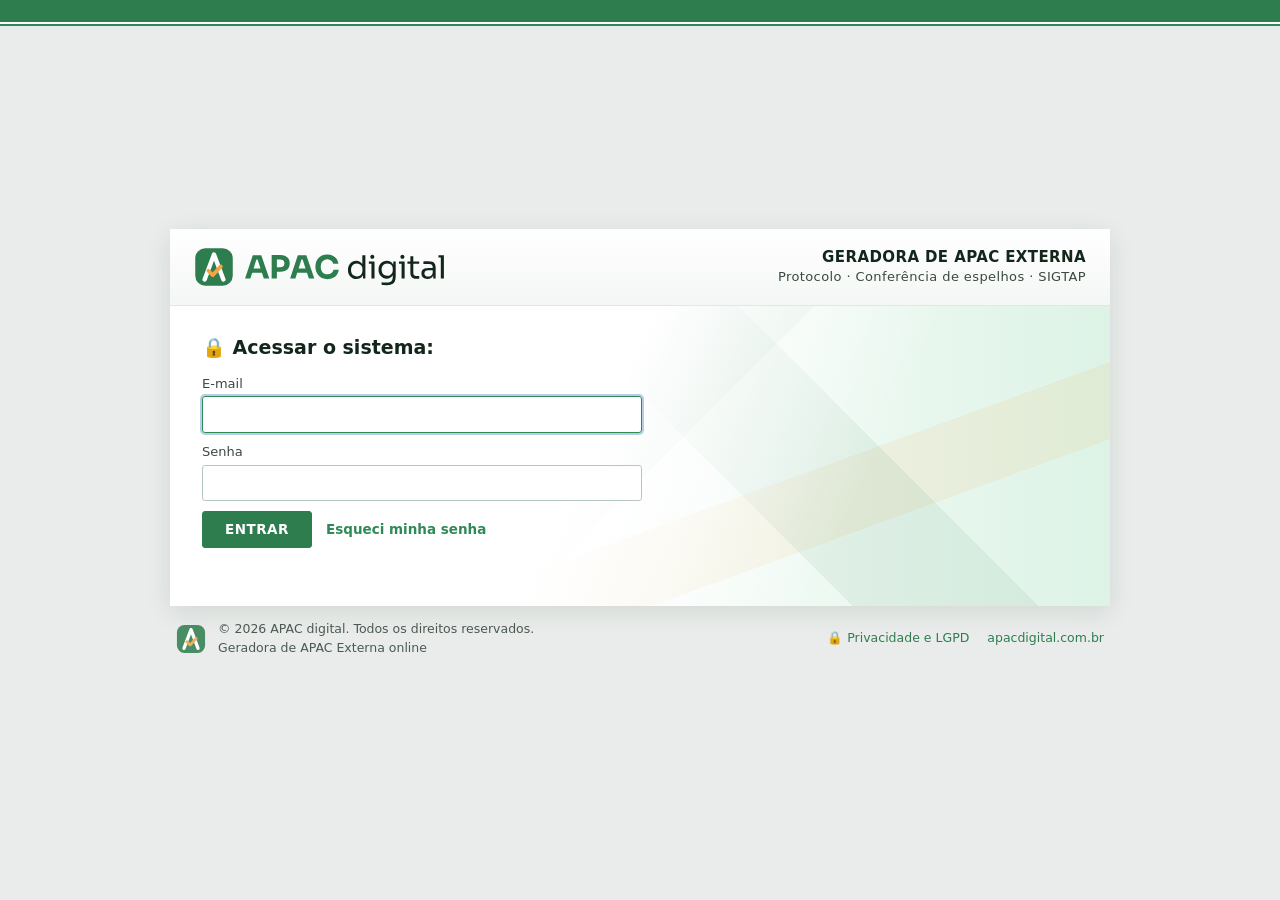
<file: index.html>
<!doctype html>
<html lang="pt-BR">
<head>
  <meta charset="utf-8">
  <meta name="viewport" content="width=device-width, initial-scale=1">
  <title>APAC digital</title>
  <meta name="description" content="APAC digital — geradora de APAC externa, protocolo e conferência de espelhos">
  <link rel="icon" type="image/svg+xml" href="img/favicon.svg">
  <meta name="theme-color" content="#2E7D4F">
  <link rel="stylesheet" href="css/app.css">
  <!-- guarda o endereço antes de o login ler o convite / recuperação de senha -->
  <script>window.__hashInicial = location.hash;</script>
  <script src="config.js"></script>
  <script src="vendor/supabase.js"></script>
  <script src="vendor/pdf-lib.min.js"></script>
  <script type="module" src="js/app.js"></script>
</head>
<body>
  <div id="app"><div class="carregando inicial"><span class="spinner"></span>Abrindo…</div></div>
  <noscript>Este sistema precisa do JavaScript ligado no navegador.</noscript>
</body>
</html>
</file>
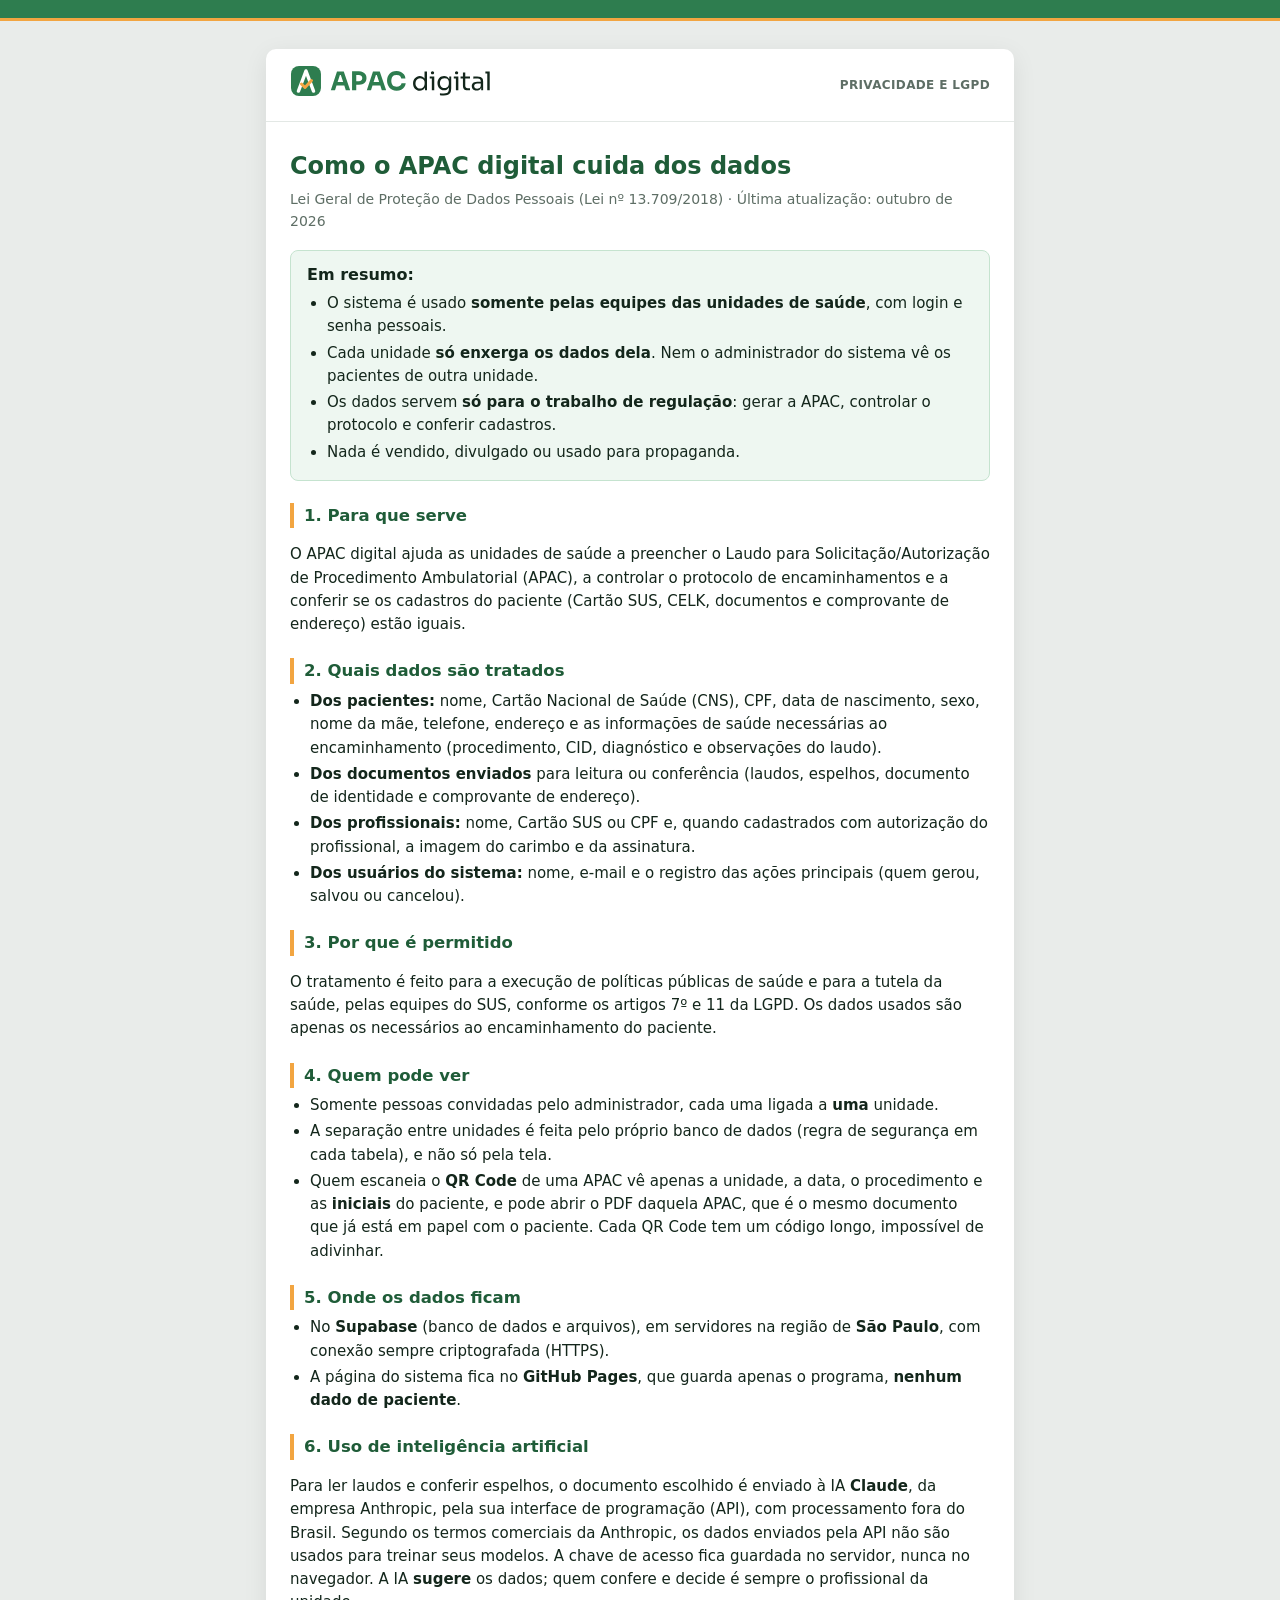
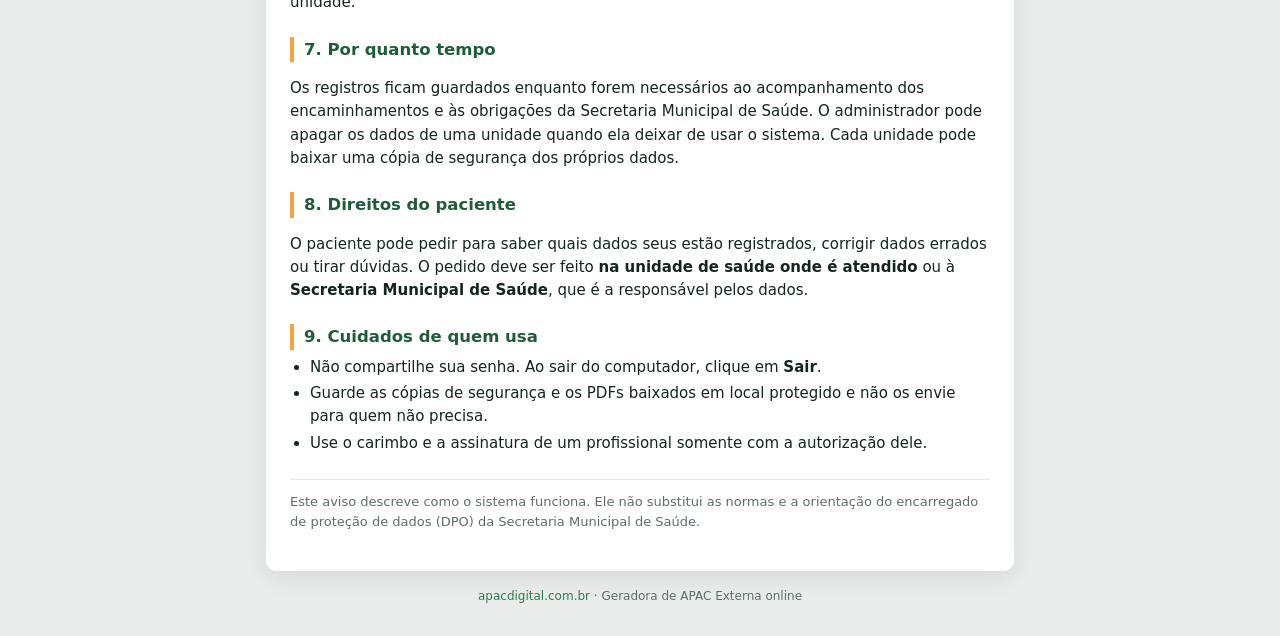
<file: privacidade/index.html>
<!doctype html>
<html lang="pt-BR">
<head>
  <meta charset="utf-8">
  <meta name="viewport" content="width=device-width, initial-scale=1">
  <title>Privacidade e LGPD · APAC digital</title>
  <meta name="description" content="Como o APAC digital trata os dados pessoais (LGPD).">
  <link rel="icon" type="image/svg+xml" href="../img/favicon.svg">
  <meta name="theme-color" content="#2E7D4F">
  <style>
    :root { --verde: #2E7D4F; --verde-escuro: #1F5C38; --laranja: #F2A541; --texto: #13261B; --suave: #5E6E65; --fundo: #E9ECEA; }
    * { box-sizing: border-box; }
    body { margin: 0; font-family: system-ui, -apple-system, "Segoe UI", Roboto, Arial, sans-serif; color: var(--texto); background: var(--fundo); line-height: 1.55; }
    body::before { content: ""; display: block; height: 18px; background: var(--verde); border-bottom: 3px solid var(--laranja); }
    main { max-width: 780px; margin: 28px auto; padding: 0 16px; }
    .cartao { background: #fff; border-radius: 10px; box-shadow: 0 6px 24px rgba(0,0,0,.08); overflow: hidden; }
    .topo { display: flex; align-items: center; justify-content: space-between; gap: 12px; padding: 16px 24px; border-bottom: 1px solid #E3E8E5; flex-wrap: wrap; }
    .topo img { height: 32px; }
    .topo span { font-size: 12px; color: var(--suave); font-weight: 600; letter-spacing: .03em; }
    .corpo { padding: 8px 24px 26px; }
    h1 { color: var(--verde-escuro); font-size: 24px; margin: 18px 0 4px; }
    .sub { color: var(--suave); margin: 0 0 18px; font-size: 14px; }
    h2 { font-size: 16.5px; color: var(--verde-escuro); margin: 22px 0 6px; padding-left: 10px; border-left: 4px solid var(--laranja); }
    p, li { font-size: 15px; }
    ul { padding-left: 20px; margin: 6px 0; }
    li { margin: 3px 0; }
    .resumo { background: #EEF7F1; border: 1px solid #C5E3CF; border-radius: 8px; padding: 12px 16px; margin: 10px 0 4px; }
    .resumo ul { margin: 4px 0; }
    .nota { font-size: 13px; color: var(--suave); border-top: 1px solid #E3E8E5; margin-top: 24px; padding-top: 12px; }
    a { color: var(--verde); }
    footer { text-align: center; font-size: 12px; color: var(--suave); margin: 16px 0 30px; }
    footer a { text-decoration: none; }
  </style>
</head>
<body>
  <main>
    <div class="cartao">
      <div class="topo"><a href="../"><img src="../img/logo.svg" alt="APAC digital"></a><span>PRIVACIDADE E LGPD</span></div>
      <div class="corpo">
        <h1>Como o APAC digital cuida dos dados</h1>
        <p class="sub">Lei Geral de Proteção de Dados Pessoais (Lei nº 13.709/2018) · Última atualização: outubro de 2026</p>

        <div class="resumo">
          <b>Em resumo:</b>
          <ul>
            <li>O sistema é usado <b>somente pelas equipes das unidades de saúde</b>, com login e senha pessoais.</li>
            <li>Cada unidade <b>só enxerga os dados dela</b>. Nem o administrador do sistema vê os pacientes de outra unidade.</li>
            <li>Os dados servem <b>só para o trabalho de regulação</b>: gerar a APAC, controlar o protocolo e conferir cadastros.</li>
            <li>Nada é vendido, divulgado ou usado para propaganda.</li>
          </ul>
        </div>

        <h2>1. Para que serve</h2>
        <p>O APAC digital ajuda as unidades de saúde a preencher o Laudo para Solicitação/Autorização de Procedimento Ambulatorial (APAC), a controlar o protocolo de encaminhamentos e a conferir se os cadastros do paciente (Cartão SUS, CELK, documentos e comprovante de endereço) estão iguais.</p>

        <h2>2. Quais dados são tratados</h2>
        <ul>
          <li><b>Dos pacientes:</b> nome, Cartão Nacional de Saúde (CNS), CPF, data de nascimento, sexo, nome da mãe, telefone, endereço e as informações de saúde necessárias ao encaminhamento (procedimento, CID, diagnóstico e observações do laudo).</li>
          <li><b>Dos documentos enviados</b> para leitura ou conferência (laudos, espelhos, documento de identidade e comprovante de endereço).</li>
          <li><b>Dos profissionais:</b> nome, Cartão SUS ou CPF e, quando cadastrados com autorização do profissional, a imagem do carimbo e da assinatura.</li>
          <li><b>Dos usuários do sistema:</b> nome, e-mail e o registro das ações principais (quem gerou, salvou ou cancelou).</li>
        </ul>

        <h2>3. Por que é permitido</h2>
        <p>O tratamento é feito para a execução de políticas públicas de saúde e para a tutela da saúde, pelas equipes do SUS, conforme os artigos 7º e 11 da LGPD. Os dados usados são apenas os necessários ao encaminhamento do paciente.</p>

        <h2>4. Quem pode ver</h2>
        <ul>
          <li>Somente pessoas convidadas pelo administrador, cada uma ligada a <b>uma</b> unidade.</li>
          <li>A separação entre unidades é feita pelo próprio banco de dados (regra de segurança em cada tabela), e não só pela tela.</li>
          <li>Quem escaneia o <b>QR Code</b> de uma APAC vê apenas a unidade, a data, o procedimento e as <b>iniciais</b> do paciente, e pode abrir o PDF daquela APAC, que é o mesmo documento que já está em papel com o paciente. Cada QR Code tem um código longo, impossível de adivinhar.</li>
        </ul>

        <h2>5. Onde os dados ficam</h2>
        <ul>
          <li>No <b>Supabase</b> (banco de dados e arquivos), em servidores na região de <b>São Paulo</b>, com conexão sempre criptografada (HTTPS).</li>
          <li>A página do sistema fica no <b>GitHub Pages</b>, que guarda apenas o programa, <b>nenhum dado de paciente</b>.</li>
        </ul>

        <h2>6. Uso de inteligência artificial</h2>
        <p>Para ler laudos e conferir espelhos, o documento escolhido é enviado à IA <b>Claude</b>, da empresa Anthropic, pela sua interface de programação (API), com processamento fora do Brasil. Segundo os termos comerciais da Anthropic, os dados enviados pela API não são usados para treinar seus modelos. A chave de acesso fica guardada no servidor, nunca no navegador. A IA <b>sugere</b> os dados; quem confere e decide é sempre o profissional da unidade.</p>

        <h2>7. Por quanto tempo</h2>
        <p>Os registros ficam guardados enquanto forem necessários ao acompanhamento dos encaminhamentos e às obrigações da Secretaria Municipal de Saúde. O administrador pode apagar os dados de uma unidade quando ela deixar de usar o sistema. Cada unidade pode baixar uma cópia de segurança dos próprios dados.</p>

        <h2>8. Direitos do paciente</h2>
        <p>O paciente pode pedir para saber quais dados seus estão registrados, corrigir dados errados ou tirar dúvidas. O pedido deve ser feito <b>na unidade de saúde onde é atendido</b> ou à <b>Secretaria Municipal de Saúde</b>, que é a responsável pelos dados.</p>

        <h2>9. Cuidados de quem usa</h2>
        <ul>
          <li>Não compartilhe sua senha. Ao sair do computador, clique em <b>Sair</b>.</li>
          <li>Guarde as cópias de segurança e os PDFs baixados em local protegido e não os envie para quem não precisa.</li>
          <li>Use o carimbo e a assinatura de um profissional somente com a autorização dele.</li>
        </ul>

        <p class="nota">Este aviso descreve como o sistema funciona. Ele não substitui as normas e a orientação do encarregado de proteção de dados (DPO) da Secretaria Municipal de Saúde.</p>
      </div>
    </div>
    <footer><a href="../">apacdigital.com.br</a> · Geradora de APAC Externa online</footer>
  </main>
</body>
</html>
</file>
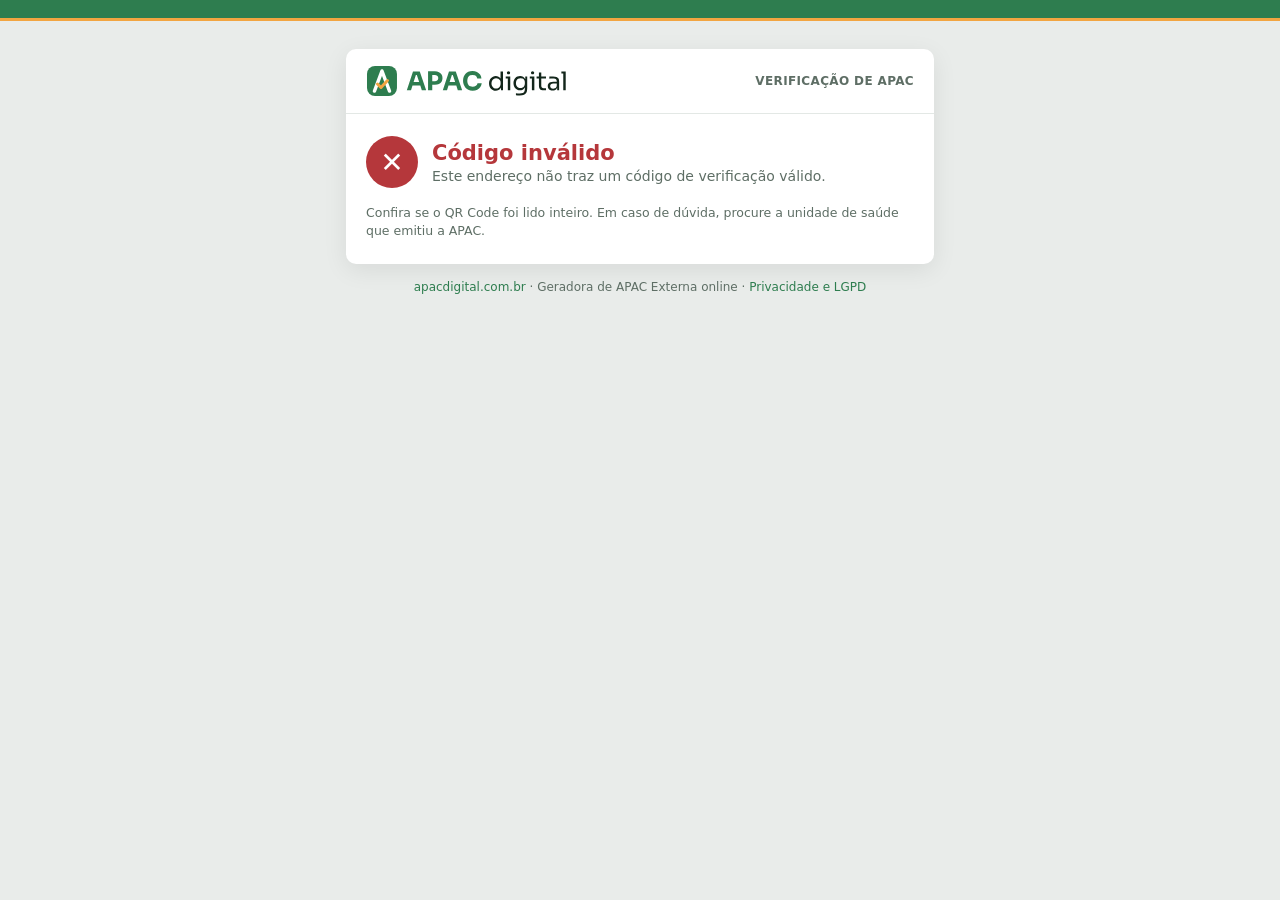
<file: v/index.html>
<!doctype html>
<html lang="pt-BR">
<head>
  <meta charset="utf-8">
  <meta name="viewport" content="width=device-width, initial-scale=1">
  <title>Verificação de APAC · APAC digital</title>
  <meta name="robots" content="noindex">
  <link rel="icon" type="image/svg+xml" href="../img/favicon.svg">
  <meta name="theme-color" content="#2E7D4F">
  <style>
    :root { --verde: #2E7D4F; --verde-escuro: #1F5C38; --laranja: #F2A541; --texto: #13261B; --suave: #5E6E65; --fundo: #E9ECEA; --vermelho: #B5373B; }
    * { box-sizing: border-box; }
    body { margin: 0; font-family: system-ui, -apple-system, "Segoe UI", Roboto, Arial, sans-serif; color: var(--texto); background: var(--fundo); min-height: 100vh; }
    body::before { content: ""; display: block; height: 18px; background: var(--verde); border-bottom: 3px solid var(--laranja); }
    main { max-width: 620px; margin: 28px auto; padding: 0 16px; }
    .cartao { background: #fff; border-radius: 10px; box-shadow: 0 6px 24px rgba(0,0,0,.08); overflow: hidden; }
    .topo { display: flex; align-items: center; justify-content: space-between; gap: 12px; padding: 16px 20px; border-bottom: 1px solid #E3E8E5; flex-wrap: wrap; }
    .topo img { height: 32px; }
    .topo span { font-size: 12px; color: var(--suave); font-weight: 600; letter-spacing: .03em; }
    .corpo { padding: 22px 20px 24px; }
    .selo { display: flex; gap: 14px; align-items: center; margin-bottom: 16px; }
    .selo .icone { width: 52px; height: 52px; border-radius: 50%; display: flex; align-items: center; justify-content: center; font-size: 28px; flex: none; color: #fff; }
    .ok .icone { background: var(--verde); } .erro .icone { background: var(--vermelho); }
    .selo h1 { margin: 0; font-size: 21px; } .ok h1 { color: var(--verde-escuro); } .erro h1 { color: var(--vermelho); }
    .selo p { margin: 3px 0 0; color: var(--suave); font-size: 14px; }
    dl { display: grid; grid-template-columns: max-content 1fr; gap: 8px 14px; margin: 0 0 20px; font-size: 14.5px; }
    dt { color: var(--suave); } dd { margin: 0; font-weight: 600; overflow-wrap: anywhere; }
    .botao { display: block; text-align: center; background: var(--verde); color: #fff; text-decoration: none; font-weight: 700; padding: 13px 16px; border-radius: 8px; font-size: 15px; }
    .botao:hover { background: var(--verde-escuro); }
    .nota { font-size: 12.5px; color: var(--suave); margin: 14px 0 0; line-height: 1.45; }
    .carregando { color: var(--suave); padding: 20px 0; text-align: center; }
    footer { text-align: center; font-size: 12px; color: var(--suave); margin: 16px 0 30px; }
    footer a { color: var(--verde); text-decoration: none; }
    @media (max-width: 480px) { dl { grid-template-columns: 1fr; gap: 2px; } dd { margin-bottom: 8px; } }
  </style>
  <script src="../config.js"></script>
  <script src="../vendor/supabase.js"></script>
</head>
<body>
  <main>
    <div class="cartao">
      <div class="topo"><img src="../img/logo.svg" alt="APAC digital"><span>VERIFICAÇÃO DE APAC</span></div>
      <div class="corpo" id="resultado"><div class="carregando">Verificando o documento…</div></div>
    </div>
    <footer><a href="https://apacdigital.com.br">apacdigital.com.br</a> · Geradora de APAC Externa online · <a href="../privacidade/">Privacidade e LGPD</a></footer>
  </main>
  <script>
    (async function () {
      var area = document.getElementById('resultado');
      function esc(t) { var d = document.createElement('div'); d.textContent = t == null ? '' : String(t); return d.innerHTML; }
      function erro(titulo, texto) {
        area.innerHTML = '<div class="selo erro"><div class="icone">✕</div><div><h1>' + esc(titulo) + '</h1><p>' + esc(texto) + '</p></div></div>' +
          '<p class="nota">Confira se o QR Code foi lido inteiro. Em caso de dúvida, procure a unidade de saúde que emitiu a APAC.</p>';
      }
      var codigo = new URLSearchParams(location.search).get('c') || '';
      if (!/^[A-Za-z0-9]{16,64}$/.test(codigo)) { erro('Código inválido', 'Este endereço não traz um código de verificação válido.'); return; }
      try {
        var cfg = window.APAC_CONFIG || {};
        var sb = window.supabase.createClient(cfg.SUPABASE_URL, cfg.SUPABASE_ANON_KEY, { auth: { persistSession: false, autoRefreshToken: false } });
        var r = await sb.rpc('verificar_apac', { p_codigo: codigo });
        if (r.error) throw r.error;
        var a = r.data;
        if (!a) { erro('APAC não encontrada', 'Não existe APAC emitida pelo APAC digital com este código.'); return; }
        var quando = new Date(a.emitida_em).toLocaleString('pt-BR', { dateStyle: 'short', timeStyle: 'short' });
        if (a.cancelada_em) {
          var quandoC = new Date(a.cancelada_em).toLocaleString('pt-BR', { dateStyle: 'short', timeStyle: 'short' });
          area.innerHTML =
            '<div class="selo erro"><div class="icone">✕</div><div><h1>APAC cancelada</h1><p>Este documento foi cancelado pela unidade e não tem mais validade.</p></div></div>' +
            '<dl>' +
              '<dt>Unidade emissora</dt><dd>' + esc(a.unidade) + ([a.municipio, a.uf].filter(Boolean).length ? ' — ' + esc([a.municipio, a.uf].filter(Boolean).join('/')) : '') + '</dd>' +
              '<dt>Gerada em</dt><dd>' + esc(quando) + '</dd>' +
              '<dt>Cancelada em</dt><dd>' + esc(quandoC) + '</dd>' +
              (a.cancelada_motivo ? '<dt>Motivo</dt><dd>' + esc(a.cancelada_motivo) + '</dd>' : '') +
              '<dt>Paciente</dt><dd>' + esc(a.paciente || '—') + ' <span style="font-weight:400;color:#5E6E65">(iniciais)</span></dd>' +
            '</dl>' +
            '<p class="nota">Procure a unidade de saúde emissora para obter a APAC válida.</p>';
          return;
        }
        var pdf = a.pdf ? sb.storage.from('verificacao').getPublicUrl(a.pdf).data.publicUrl : '';
        var local = [a.municipio, a.uf].filter(Boolean).join('/');
        var proc = [a.proc_codigo, a.procedimento].filter(Boolean).join(' · ');
        area.innerHTML =
          '<div class="selo ok"><div class="icone">✓</div><div><h1>APAC autêntica</h1><p>Documento emitido pelo sistema APAC digital.</p></div></div>' +
          '<dl>' +
            '<dt>Unidade emissora</dt><dd>' + esc(a.unidade) + (local ? ' — ' + esc(local) : '') + '</dd>' +
            '<dt>Gerada em</dt><dd>' + esc(quando) + '</dd>' +
            '<dt>Paciente</dt><dd>' + esc(a.paciente || '—') + ' <span style="font-weight:400;color:#5E6E65">(iniciais)</span></dd>' +
            (proc ? '<dt>Procedimento</dt><dd>' + esc(proc) + '</dd>' : '') +
            '<dt>Carimbo e assinatura</dt><dd>' + (a.assinada ? 'Sim, inseridos na emissão' : 'Não (assinatura à mão)') + '</dd>' +
          '</dl>' +
          (pdf ? '<a class="botao" href="' + esc(pdf) + '" target="_blank" rel="noopener">📄 Abrir a APAC original (PDF)</a>' : '') +
          '<p class="nota">Compare o documento impresso com a APAC original. Se houver diferença, considere o impresso como alterado.</p>';
      } catch (e) {
        erro('Não foi possível verificar agora', 'Tente de novo em alguns instantes.');
      }
    })();
  </script>
</body>
</html>
</file>
<file: css/app.css>
/* ============================================================
   APAC digital — visual (cores da marca: verde #2E7D4F, laranja #F2A541)
   ============================================================ */
:root {
  --fundo: #EEF3F0;
  --card: #FFFFFF;
  --borda-card: #D3E0D8;
  --primaria: #2E7D4F;
  --primaria-escura: #1F5C38;
  --secundaria: #2F8A57;
  --destaque: #F2A541;
  --claro: #DCEFE3;
  --rotulo: #5B6776;
  --texto: #13261B;
  --suave: #8A96A5;
  --entrada-borda: #B6C8BD;
  --busca-fundo: #EAF5EE;
  --auto-fundo: #F5F8F6;
  --ok: #186B40;      --ok-fundo: #E6F4EC;      --ok-borda: #B7DEC8;
  --aviso: #7A5200;   --aviso-fundo: #FFF6E0;   --aviso-borda: #F0D9A0;
  --erro: #A32D2D;    --erro-fundo: #FCEBEB;    --erro-borda: #F1C2C2;
  --laranja: #E65C00; --azul: #2E75B6; --verde: #2A6F4F; --roxo: #6B4FA0; --vermelho: #B23A3A;
  --raio: 8px;
  --sombra: 0 1px 2px rgba(31, 41, 55, .06), 0 2px 8px rgba(31, 41, 55, .05);
}

* { box-sizing: border-box; }
html, body { margin: 0; padding: 0; }
body {
  background: var(--fundo);
  color: var(--texto);
  font: 14px/1.45 system-ui, -apple-system, "Segoe UI", Roboto, Arial, sans-serif;
  -webkit-font-smoothing: antialiased;
}
h1, h2, h3 { margin: 0; line-height: 1.2; }
a { color: var(--secundaria); }
button, input, select, textarea { font: inherit; color: inherit; }

/* ---------------- TOPO ---------------- */
.topo {
  background: var(--primaria);
  color: #fff;
  display: flex; align-items: center; gap: 18px;
  padding: 0 20px; min-height: 56px;
  position: sticky; top: 0; z-index: 20;
  border-bottom: 4px solid var(--destaque);
}
.marca { display: flex; flex-direction: column; line-height: 1.15; white-space: nowrap; }
.marca strong { font-size: 16px; letter-spacing: .2px; }
.marca span { font-size: 12px; color: var(--claro); }
.menu { display: flex; gap: 2px; flex-wrap: wrap; flex: 1; }
.menu a {
  color: var(--claro); text-decoration: none; padding: 8px 12px; border-radius: 6px; font-weight: 600; font-size: 13px;
}
.menu a:hover { background: rgba(255, 255, 255, .1); color: #fff; }
.menu a.ativo { background: rgba(255, 255, 255, .16); color: #fff; }
/* Ferramentas ▾ — lista em cascata */
.menu-grupo { position: relative; display: flex; }
.menu-grupo .seta { font-size: 10px; opacity: .8; }
.menu .submenu {
  display: none; position: absolute; top: 100%; left: 0; z-index: 30; min-width: 240px;
  background: #fff; border: 1px solid var(--borda-card); border-radius: 8px; box-shadow: 0 8px 24px rgba(0, 0, 0, .16);
  padding: 6px;
}
.menu-grupo.aberto .submenu { display: block; }
.menu .submenu a { display: flex; align-items: center; gap: 8px; color: var(--texto); font-weight: 600; padding: 8px 10px; border-radius: 6px; white-space: nowrap; }
.menu .submenu a:hover, .menu .submenu a:focus { background: var(--busca-fundo, #EEF5F1); color: var(--primaria); outline: none; }
.menu .submenu .ico { width: 20px; text-align: center; }
.usuario { display: flex; align-items: center; gap: 10px; font-size: 12px; color: var(--claro); white-space: nowrap; }
.usuario button { background: transparent; border: 1px solid rgba(255,255,255,.35); color: #fff; border-radius: 6px; padding: 5px 10px; cursor: pointer; }
.usuario button:hover { background: rgba(255,255,255,.1); }

main { padding: 20px; max-width: 1400px; margin: 0 auto; }
.titulo-tela { display: flex; align-items: center; justify-content: space-between; gap: 12px; margin-bottom: 14px; flex-wrap: wrap; }
.titulo-tela h1 { font-size: 20px; color: var(--primaria); }
.titulo-tela p { margin: 4px 0 0; color: var(--rotulo); font-size: 13px; }

/* ---------------- CARTÕES ---------------- */
.card {
  background: var(--card); border: 1px solid var(--borda-card); border-radius: var(--raio);
  box-shadow: var(--sombra); margin-bottom: 14px; overflow: hidden;
}
.card > h2, .card-titulo {
  background: var(--primaria); color: #fff; font-size: 13px; font-weight: 700;
  padding: 9px 14px; letter-spacing: .2px;
}
.card-conteudo { padding: 14px; }

/* ---------------- FORMULÁRIO DA APAC ---------------- */
.apac-layout { display: grid; grid-template-columns: minmax(0, 1fr) 320px; gap: 18px; align-items: start; }
.apac-form .card-conteudo { padding: 12px 14px 4px; }
.grade { display: grid; grid-template-columns: repeat(12, minmax(0, 1fr)); gap: 0 10px; }
.campo { display: flex; flex-direction: column; margin-bottom: 10px; min-width: 0; }
.campo label { font-size: 10.5px; font-weight: 700; color: var(--rotulo); text-transform: uppercase; letter-spacing: .3px; margin-bottom: 3px; white-space: nowrap; overflow: hidden; text-overflow: ellipsis; }
.campo.busca label { color: var(--secundaria); }
.campo input, .campo select, .campo textarea {
  width: 100%; border: 1px solid var(--entrada-borda); border-radius: 6px; background: #fff;
  padding: 7px 9px; font-size: 14px; min-height: 36px;
}
.campo textarea { min-height: 64px; resize: vertical; }
.campo.busca input { background: var(--busca-fundo); border: 2px solid var(--secundaria); }
.campo.auto input, .campo.auto select { background: var(--auto-fundo); border-color: var(--borda-card); color: #374151; }
.campo input:focus, .campo select:focus, .campo textarea:focus { outline: 2px solid rgba(46, 117, 182, .35); outline-offset: 0; border-color: var(--secundaria); }
.campo input.maiusc, .campo textarea.maiusc { text-transform: uppercase; }
.campo input.num { font-variant-numeric: tabular-nums; letter-spacing: .3px; }
.campo.erro input { border-color: var(--erro); background: var(--erro-fundo); }
.campo .dica { font-size: 11px; color: var(--erro); margin-top: 2px; }
.legenda { font-size: 12px; color: var(--rotulo); margin: -4px 0 12px; display: flex; gap: 16px; flex-wrap: wrap; }
.sec-linha { display: contents; }

/* ---------------- PAINEL LATERAL (①–⑤) ---------------- */
.painel { position: sticky; top: 76px; }
.painel .card-conteudo { padding: 12px; }
.resumo { font-size: 13px; }
.resumo .linha { display: flex; justify-content: space-between; gap: 8px; padding: 4px 0; border-bottom: 1px solid #EDF2EF; }
.resumo .linha span:first-child { color: var(--rotulo); }
.resumo .linha span:last-child { font-weight: 600; text-align: right; overflow-wrap: anywhere; }
.resumo .vazio { color: var(--suave); font-style: italic; }
.acao {
  display: flex; align-items: center; gap: 10px; width: 100%; text-align: left;
  border: 0; border-radius: 8px; padding: 11px 12px; margin-bottom: 8px; color: #fff; font-weight: 700;
  cursor: pointer; font-size: 14px; transition: filter .15s, transform .05s;
}
.acao:hover { filter: brightness(1.08); }
.acao:active { transform: translateY(1px); }
.acao:disabled { opacity: .55; cursor: wait; }
.acao .num { background: rgba(255,255,255,.22); border-radius: 50%; width: 24px; height: 24px; display: inline-flex; align-items: center; justify-content: center; font-size: 13px; flex: none; }
.acao small { display: block; font-weight: 400; font-size: 11.5px; opacity: .9; }
.acao.laranja { background: var(--laranja); } .acao.azul { background: var(--azul); }
.acao.verde { background: var(--verde); }     .acao.roxo { background: var(--roxo); }
.acao.vermelho { background: var(--vermelho); }
.acao-extra {
  display: block; width: 100%; margin: -4px 0 10px; padding: 7px 10px; border-radius: 8px; cursor: pointer;
  background: #fff; color: var(--verde); border: 1.5px solid var(--verde); font-weight: 700; font-size: 12.5px;
}
.acao-extra:hover { background: #EEF7F1; }
.acao-extra.azul { color: var(--azul); border-color: var(--azul); }
.acao-extra.azul:hover { background: #EEF3FA; }
.acao-extra:disabled { opacity: .55; cursor: wait; }
.assinatura-previa { border: 1px dashed #C9D3DE; border-radius: 8px; min-height: 110px; display: flex; flex-direction: column; align-items: center; justify-content: center; gap: 6px; padding: 10px;
  background-color: #fff; background-image: linear-gradient(45deg, #F3F5F4 25%, transparent 25%, transparent 75%, #F3F5F4 75%), linear-gradient(45deg, #F3F5F4 25%, transparent 25%, transparent 75%, #F3F5F4 75%);
  background-size: 16px 16px; background-position: 0 0, 8px 8px; }
.assinatura-previa img { max-width: 100%; max-height: 160px; }
.assinatura-autorizo { display: flex; gap: 8px; align-items: flex-start; margin: 10px 0; font-size: 13px; cursor: pointer; }
.assinatura-autorizo input { margin-top: 3px; }
.btn.assinado { border-color: var(--verde); }
.divisor { border: 0; border-top: 1px solid var(--borda-card); margin: 10px 0; }

.busca-paciente input { width: 100%; padding: 8px 10px; border: 1px solid var(--entrada-borda); border-radius: 6px; }
.resultados { margin-top: 6px; max-height: 260px; overflow: auto; }
.resultado {
  display: block; width: 100%; text-align: left; border: 1px solid var(--borda-card); background: #fff;
  border-radius: 6px; padding: 7px 9px; margin-bottom: 5px; cursor: pointer;
}
.resultado:hover { border-color: var(--secundaria); background: var(--busca-fundo); }
.resultado strong { display: block; font-size: 13px; }
.resultado span { font-size: 11.5px; color: var(--rotulo); }

/* ---------------- BOTÕES ---------------- */
.btn {
  display: inline-flex; align-items: center; justify-content: center; gap: 6px;
  border: 1px solid var(--entrada-borda); background: #fff; color: var(--texto);
  border-radius: 6px; padding: 8px 14px; cursor: pointer; font-weight: 600; font-size: 13.5px; min-height: 36px;
}
.btn:hover { border-color: var(--secundaria); }
.btn:disabled { opacity: .55; cursor: wait; }
.btn.principal { background: var(--primaria); border-color: var(--primaria); color: #fff; }
.btn.principal:hover { background: var(--primaria-escura); }
.btn.laranja { background: var(--laranja); border-color: var(--laranja); color: #fff; }
.btn.perigo { background: var(--vermelho); border-color: var(--vermelho); color: #fff; }
.btn.pequeno { padding: 4px 9px; min-height: 28px; font-size: 12px; }
.btn.link { border: 0; background: none; color: var(--secundaria); padding: 4px; min-height: 0; }
.botoes { display: flex; gap: 8px; flex-wrap: wrap; align-items: center; }

/* ---------------- MENSAGENS ---------------- */
.msg { padding: 10px 12px; border-radius: 6px; font-size: 13px; line-height: 1.5; margin: 8px 0; border: 1px solid; }
.msg.ok { background: var(--ok-fundo); border-color: var(--ok-borda); color: var(--ok); }
.msg.aviso { background: var(--aviso-fundo); border-color: var(--aviso-borda); color: var(--aviso); }
.msg.erro { background: var(--erro-fundo); border-color: var(--erro-borda); color: var(--erro); }
.msg.info { background: var(--busca-fundo); border-color: #BFDCCB; color: var(--primaria); }
.msg ul { margin: 4px 0 0 18px; padding: 0; }
.badge { display: inline-block; padding: 3px 11px; border-radius: 12px; font-size: 12px; font-weight: 700; }
.badge.ok { background: #E1F5EE; color: #0F6E56; }
.badge.div { background: #FCEBEB; color: #A32D2D; }
.badge.atencao { background: #FAEEDA; color: #854F0B; }
.badge.nc { background: #EEE; color: #555; }

/* ---------------- TABELAS ---------------- */
.tabela-rolagem { overflow: auto; max-width: 100%; }
table.tabela { border-collapse: collapse; width: 100%; font-size: 13px; }
.tabela th { background: #E8F1EC; color: var(--primaria); background: var(--busca-fundo); text-align: left; font-size: 11px; text-transform: uppercase; letter-spacing: .3px; padding: 8px; border-bottom: 1px solid #BFDCCB; position: sticky; top: 0; white-space: nowrap; }
.tabela td { padding: 6px 8px; border-bottom: 1px solid #EDF2EF; vertical-align: middle; }
.tabela tr:hover td { background: #FAFDFB; }
.tabela td.num, .tabela th.num { text-align: right; font-variant-numeric: tabular-nums; }
.tabela td.centro, .tabela th.centro { text-align: center; }
.tabela input.celula { width: 100%; min-width: 60px; border: 1px solid transparent; background: transparent; padding: 4px 6px; border-radius: 4px; }
.tabela input.celula:hover { border-color: var(--borda-card); }
.tabela input.celula:focus { border-color: var(--secundaria); background: #fff; outline: none; }
.vazio-tabela { text-align: center; color: var(--suave); padding: 24px; }

/* ---------------- FILTROS / FORM SIMPLES ---------------- */
.filtros { display: flex; gap: 10px; flex-wrap: wrap; align-items: flex-end; margin-bottom: 12px; }
.filtros .campo { margin: 0; }
.form-simples { display: grid; grid-template-columns: repeat(auto-fill, minmax(200px, 1fr)); gap: 0 12px; }
.abas { display: flex; gap: 4px; border-bottom: 2px solid var(--borda-card); margin-bottom: 14px; flex-wrap: wrap; }
.abas button { border: 0; background: none; padding: 9px 14px; font-weight: 700; color: var(--rotulo); cursor: pointer; border-bottom: 3px solid transparent; margin-bottom: -2px; }
.abas button.ativa { color: var(--primaria); border-bottom-color: var(--primaria); }
.grade-cards { display: grid; grid-template-columns: repeat(auto-fill, minmax(320px, 1fr)); gap: 14px; align-items: start; }
.grade-cards .card { margin: 0; }

/* ---------------- JANELA (modal) ---------------- */
.modal-fundo {
  position: fixed; inset: 0; background: rgba(15, 23, 42, .45); z-index: 100;
  display: flex; align-items: flex-start; justify-content: center; padding: 5vh 16px; overflow: auto;
}
.modal { background: #fff; border-radius: 10px; width: 100%; box-shadow: 0 20px 50px rgba(0,0,0,.25); }
.modal-topo { display: flex; align-items: center; justify-content: space-between; padding: 14px 18px; border-bottom: 1px solid #EDF2EF; }
.modal-topo h2 { font-size: 16px; color: var(--primaria); }
.modal-x { border: 0; background: none; font-size: 24px; line-height: 1; cursor: pointer; color: var(--suave); }
.modal-corpo { padding: 16px 18px; }
.modal-rodape { display: flex; justify-content: flex-end; gap: 8px; padding: 12px 18px; border-top: 1px solid #EDF2EF; flex-wrap: wrap; }
.texto-modal { line-height: 1.55; }
.texto-modal ul { margin: 6px 0 0 18px; padding: 0; }

.zona-arquivo {
  display: flex; flex-direction: column; align-items: center; gap: 6px; text-align: center;
  border: 2px dashed #C5D6CB; border-radius: 8px; padding: 22px 14px; background: #FAFCFB; cursor: pointer; color: var(--rotulo);
}
.zona-arquivo input { display: none; }
.zona-arquivo .zona-icone { font-size: 28px; }
.zona-arquivo.arrastando { border-color: var(--secundaria); background: var(--busca-fundo); }
.zona-arquivo.tem-arquivo { border-style: solid; border-color: var(--verde); background: #F0F7F2; }
.zona-nome { font-weight: 700; color: var(--verde); word-break: break-all; }

.campo-linha { display: flex; justify-content: space-between; gap: 10px; padding: 6px 0; border-bottom: 1px solid #EDF2EF; font-size: 13px; }
.campo-linha span:first-child { color: var(--rotulo); flex: none; }
.campo-linha span:last-child { font-weight: 600; text-align: right; overflow-wrap: anywhere; }
.secao-titulo { font-size: 11px; font-weight: 700; color: var(--suave); text-transform: uppercase; letter-spacing: .5px; margin: 14px 0 4px; }
.bloco-editar { margin-top: 12px; padding: 12px; background: #FFF8F0; border: 1px solid var(--laranja); border-radius: 8px; }
.bloco-editar .titulo { font-weight: 700; color: var(--laranja); margin-bottom: 8px; }

/* ---------------- LOGIN ---------------- */
.login-fundo { min-height: 100vh; display: flex; align-items: center; justify-content: center; padding: 20px;
  background: linear-gradient(160deg, var(--primaria) 0%, #3A9563 55%, var(--fundo) 55.1%); }
.login { background: #fff; border-radius: 12px; box-shadow: 0 20px 50px rgba(0,0,0,.18); width: 100%; max-width: 400px; padding: 28px; }
.login h1 { color: var(--primaria); font-size: 22px; }
.login .sub { color: var(--rotulo); margin: 4px 0 18px; font-size: 13px; }
.login .btn { width: 100%; margin-top: 6px; }
.login .rodape { text-align: center; font-size: 11.5px; color: var(--suave); margin-top: 18px; }

/* ---------------- DIVERSOS ---------------- */
.carregando { display: flex; align-items: center; gap: 8px; color: var(--rotulo); padding: 14px; }
.carregando.inicial { justify-content: center; min-height: 60vh; }
.spinner { display: inline-block; width: 14px; height: 14px; border: 2px solid #BFDCCB; border-top-color: var(--primaria); border-radius: 50%; animation: girar .7s linear infinite; vertical-align: -2px; margin-right: 6px; }
.acao .spinner, .btn.principal .spinner, .btn.laranja .spinner { border-color: rgba(255,255,255,.4); border-top-color: #fff; }
@keyframes girar { to { transform: rotate(360deg); } }
#toasts { position: fixed; right: 18px; bottom: 18px; display: flex; flex-direction: column; gap: 8px; z-index: 200; max-width: 380px; }
.toast { background: #1F2937; color: #fff; border-radius: 8px; padding: 10px 14px; box-shadow: 0 8px 24px rgba(0,0,0,.2); font-size: 13px; display: flex; flex-direction: column; gap: 2px; transition: opacity .3s, transform .3s; }
.toast.ok { border-left: 4px solid #4CC38A; }
.toast.aviso { border-left: 4px solid #F0B429; }
.toast.erro { border-left: 4px solid #F25F5C; }
.toast.saindo { opacity: 0; transform: translateY(6px); }
.rodape-site { text-align: center; color: var(--suave); font-size: 11.5px; padding: 18px 0 28px; }
.mudo { color: var(--suave); }
.pequeno { font-size: 12px; }
.direita { text-align: right; }
.etiqueta-etapa { font-size: 10.5px; background: var(--claro); color: var(--primaria); border-radius: 10px; padding: 1px 7px; font-weight: 700; margin-left: 6px; }

/* ---------------- CELULAR / TELA PEQUENA ---------------- */
@media (max-width: 1050px) {
  .apac-layout { grid-template-columns: 1fr; }
  .painel { position: static; order: -1; }
}
@media (max-width: 720px) {
  main { padding: 12px; }
  .topo { flex-wrap: wrap; padding: 8px 12px; gap: 6px; }
  .menu { order: 3; width: 100%; overflow-x: auto; flex-wrap: nowrap; }
  .menu .submenu { display: none !important; }   /* no celular, "Ferramentas" abre a lista na própria tela */
  .grade { grid-template-columns: repeat(6, minmax(0, 1fr)); }
  .grade .campo { grid-column: span 6 !important; }
  .grade .campo.curto { grid-column: span 3 !important; }
}
a.btn { text-decoration: none; }

/* ---------------- MARCA APAC digital ---------------- */
.marca .logo-topo { height: 26px; width: auto; display: block; }
.marca span { margin-top: 3px; }
.login .logo-login { height: 46px; width: auto; display: block; margin: 0 auto 6px; }
.login .sub { text-align: center; }

/* ---------------- TELA DE ACESSO (login) ---------------- */
.acesso { min-height: 100vh; background: #E9ECEA; display: flex; flex-direction: column; align-items: center; justify-content: center;
  padding: 40px 16px; position: relative; }
.acesso::before { content: ''; position: absolute; top: 0; left: 0; right: 0; height: 22px; background: var(--primaria);
  border-bottom: 2px solid #fff; box-shadow: 0 2px 0 var(--secundaria); }
.acesso-caixa { width: 100%; max-width: 940px; background: #fff; box-shadow: 0 6px 24px rgba(19, 38, 27, .10); }
.acesso-topo { display: flex; align-items: center; justify-content: space-between; gap: 16px; padding: 18px 24px;
  background: linear-gradient(#FFFFFF, #F4F7F5); border-bottom: 1px solid #E1E8E3; flex-wrap: wrap; }
.acesso-logo { height: 40px; width: auto; display: block; }
.acesso-org { text-align: right; line-height: 1.35; color: #3A4A40; letter-spacing: .4px; }
.acesso-org b { display: block; font-size: 15px; color: var(--texto); }
.acesso-org span { font-size: 13px; }
.acesso-corpo { min-height: 300px; padding: 30px 32px 34px;
  background:
    linear-gradient(115deg, rgba(255,255,255,1) 0%, rgba(255,255,255,1) 45%, rgba(255,255,255,0) 72%),
    linear-gradient(135deg, transparent 0 40%, rgba(46,125,79,.07) 40% 52%, transparent 52% 100%),
    linear-gradient(45deg, transparent 0 55%, rgba(46,125,79,.08) 55% 70%, transparent 70% 100%),
    linear-gradient(160deg, transparent 0 62%, rgba(242,165,65,.10) 62% 74%, transparent 74% 100%),
    linear-gradient(90deg, #FFFFFF 40%, #DDF3E6 100%); }
.acesso-conteudo { max-width: 440px; }
.acesso-form h1 { font-size: 19px; color: var(--texto); margin-bottom: 16px; }
.acesso-form .campo { margin-bottom: 10px; }
.acesso-form .campo label { text-transform: none; font-size: 13px; letter-spacing: 0; color: #3A4A40; font-weight: 500; }
.acesso-form input { border-radius: 3px; }
.acesso-sub { color: var(--rotulo); margin: -8px 0 14px; font-size: 13px; }
.acesso-acoes { display: flex; align-items: center; gap: 14px; margin: 6px 0 10px; flex-wrap: wrap; }
.acesso-entrar { border-radius: 3px; padding: 8px 22px; font-weight: 700; letter-spacing: .5px; }
.acesso-acoes .btn.link { padding: 0; }
.acesso-rodape { width: 100%; max-width: 940px; display: flex; align-items: center; gap: 12px; padding: 14px 6px;
  font-size: 12.5px; color: #4B5A51; line-height: 1.5; }
.acesso-rodape img { height: 30px; width: 30px; opacity: .85; }
.acesso-links { margin-left: auto; display: flex; gap: 18px; }
.acesso-links a { color: var(--primaria); text-decoration: none; }
.acesso-links a:hover { text-decoration: underline; }
@media (max-width: 640px) {
  .acesso-org { text-align: left; }
  .acesso-corpo { padding: 22px 18px; }
  .acesso-links { margin-left: 0; }
  .acesso-rodape { flex-wrap: wrap; }
}

/* 🔄 aviso de versão nova */
.faixa-versao { position: fixed; left: 50%; bottom: 18px; transform: translateX(-50%); z-index: 3000;
  display: flex; align-items: center; gap: 12px; flex-wrap: wrap; justify-content: center;
  background: #13261B; color: #fff; padding: 10px 14px 10px 18px; border-radius: 10px;
  box-shadow: 0 8px 28px rgba(0,0,0,.28); border-left: 5px solid var(--destaque); font-size: 14px; max-width: calc(100vw - 24px); }
.faixa-versao-dica { opacity: .75; font-size: 12.5px; }
.faixa-versao-botao { background: var(--destaque); color: #13261B; border: 0; border-radius: 6px; padding: 7px 14px; font-weight: 700; cursor: pointer; }
.faixa-versao-botao:disabled { opacity: .7; cursor: wait; }
.faixa-versao-fechar { background: none; border: 0; color: #fff; opacity: .7; font-size: 20px; cursor: pointer; line-height: 1; }

/* 🚫 APAC cancelada */
.apac-cancelada td { background: #FBF0F0; }
.apac-cancelada td strong { text-decoration: line-through; color: #8a6b6b; }
.btn.perigo-texto { color: var(--vermelho); }

/* ---------------- 📋 PRONTUÁRIO DAS APACs ---------------- */
.selo-situacao { display: inline-block; font-size: 11.5px; font-weight: 700; border-radius: 12px; padding: 2px 9px; white-space: nowrap; border: 1px solid transparent; }
.selo-situacao.cor-azul     { background: #E8F1FA; color: #1F5A8E; border-color: #BCD4EC; }
.selo-situacao.cor-laranja  { background: #FFF1E5; color: #A84300; border-color: #F5CBA7; }
.selo-situacao.cor-roxo     { background: #F1ECF8; color: #55398A; border-color: #D3C6EA; }
.selo-situacao.cor-verde    { background: var(--ok-fundo); color: var(--ok); border-color: var(--ok-borda); }
.selo-situacao.cor-vermelho { background: var(--erro-fundo); color: var(--erro); border-color: var(--erro-borda); }
.selo-situacao.cor-cinza    { background: #F1F3F5; color: #5B6776; border-color: #DADFE4; }
.cartao-prontuario { margin-bottom: 14px; transition: box-shadow .3s; }
.cartao-prontuario.apac-cancelada { opacity: .75; }
.cartao-prontuario.piscar { box-shadow: 0 0 0 3px var(--destaque); }
.prontuario-topo { display: flex; justify-content: space-between; align-items: flex-start; gap: 10px; flex-wrap: wrap; }
.prontuario-proc { font-weight: 700; font-size: 15px; color: var(--primaria); }
.linha-tempo { list-style: none; margin: 12px 0 0; padding: 0 0 0 6px; border-left: 2px solid var(--borda-card); }
.linha-tempo li { position: relative; display: flex; gap: 8px; padding: 6px 0 6px 10px; }
.linha-tempo .lt-icone { flex: 0 0 26px; height: 26px; margin-left: -24px; border-radius: 50%; background: #fff; border: 2px solid var(--borda-card); display: flex; align-items: center; justify-content: center; font-size: 13px; }
.linha-tempo li.cor-azul .lt-icone { border-color: #7FA9D6; }
.linha-tempo li.cor-laranja .lt-icone { border-color: #F0A060; }
.linha-tempo li.cor-roxo .lt-icone { border-color: #A994D3; }
.linha-tempo li.cor-verde .lt-icone { border-color: #6DBB8F; }
.linha-tempo li.cor-vermelho .lt-icone { border-color: #D98080; }
.linha-tempo .lt-corpo { flex: 1; min-width: 0; padding-top: 3px; }
.linha-tempo .lt-texto { white-space: pre-wrap; background: var(--auto-fundo); border-radius: 6px; padding: 6px 9px; margin-top: 4px; }
.linha-tempo .lt-ligadas { display: flex; flex-direction: column; gap: 2px; margin-top: 4px; font-size: 13px; }
.linha-tempo .lt-rodape { font-size: 11.5px; color: var(--suave); margin-top: 3px; display: flex; gap: 8px; align-items: center; flex-wrap: wrap; }
.linha-tempo .lt-rodape .btn.link { font-size: 11.5px; padding: 0; }
.lista-ligar { display: flex; flex-direction: column; gap: 4px; max-height: 200px; overflow: auto; border: 1px solid var(--borda-card); border-radius: 6px; padding: 8px; }
.rotulo-ligar { font-size: 10.5px; font-weight: 700; color: var(--rotulo); text-transform: uppercase; letter-spacing: .3px; margin-bottom: 3px; }
.linha-ligar { display: flex; align-items: flex-start; gap: 6px; cursor: pointer; font-size: 13px; }
.linha-ligar input { margin-top: 3px; flex: 0 0 auto; }
</file>
